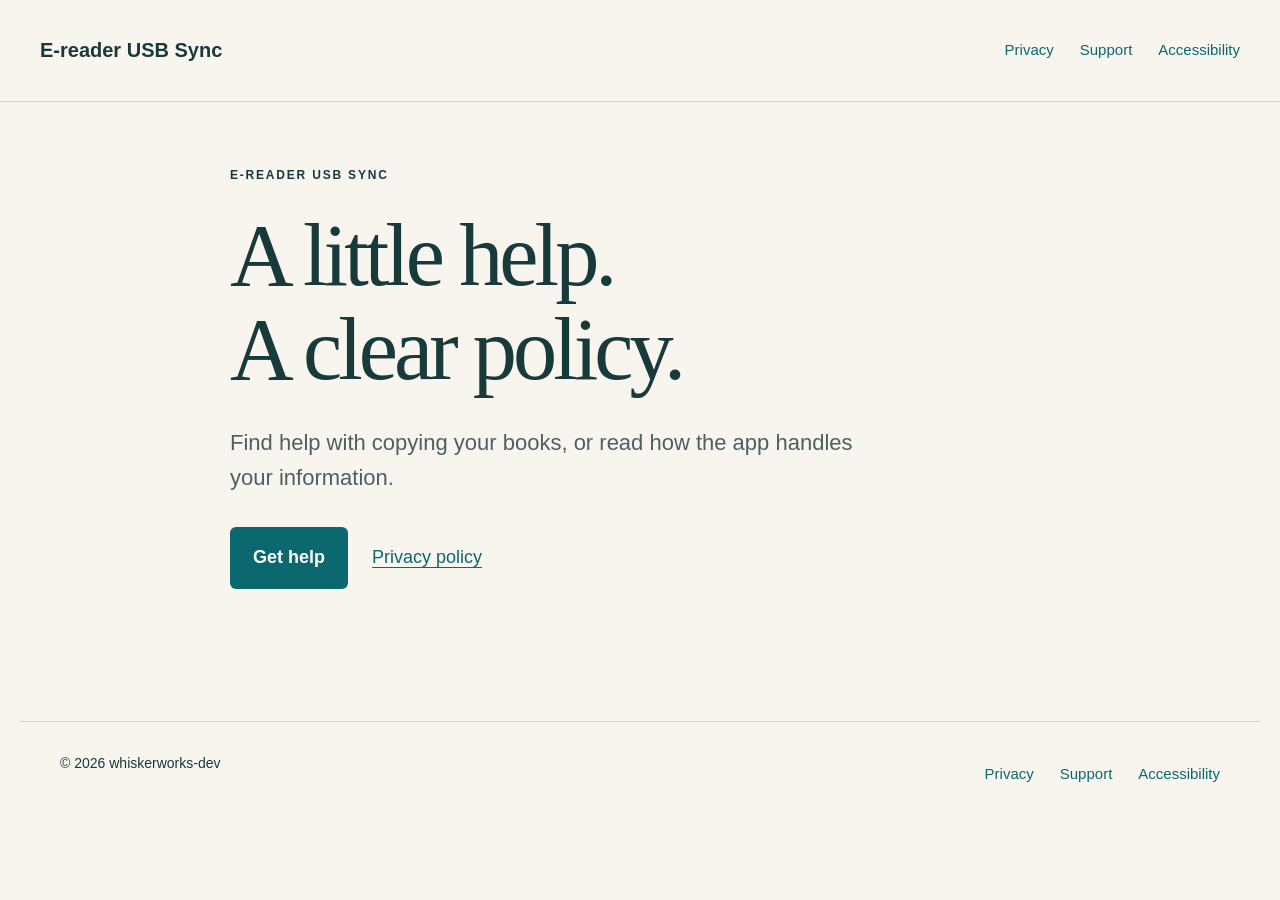
<file: index.html>
<!doctype html><html lang="en"><head><meta charset="utf-8"><meta name="viewport" content="width=device-width,initial-scale=1"><title>E-reader USB Sync — privacy and support</title><meta name="description" content="Privacy information and practical help for E-reader USB Sync on iPhone and iPad."><meta name="robots" content="index,follow"><link rel="canonical" href="https://ereadersync.nxtlab.dev/"><link rel="stylesheet" href="/assets/style.css"><link rel="icon" href="data:,"></head><body><a class="skip" href="#main">Skip to content</a><header><a class="brand" href="/">E-reader USB Sync</a><nav aria-label="Main navigation"><a href="/privacy/">Privacy</a><a href="/support/">Support</a><a href="/accessibility/">Accessibility</a></nav></header><main id="main"><p class="eyebrow">E-reader USB Sync</p><h1>A little help.<br>A clear policy.</h1><p class="lead">Find help with copying your books, or read how the app handles your information.</p><div class="actions"><a class="button" href="/support/">Get help</a><a href="/privacy/">Privacy policy</a></div></main><footer><p>© 2026 whiskerworks-dev</p><nav aria-label="Footer"><a href="/privacy/">Privacy</a><a href="/support/">Support</a><a href="/accessibility/">Accessibility</a></nav></footer></body></html>
</file>
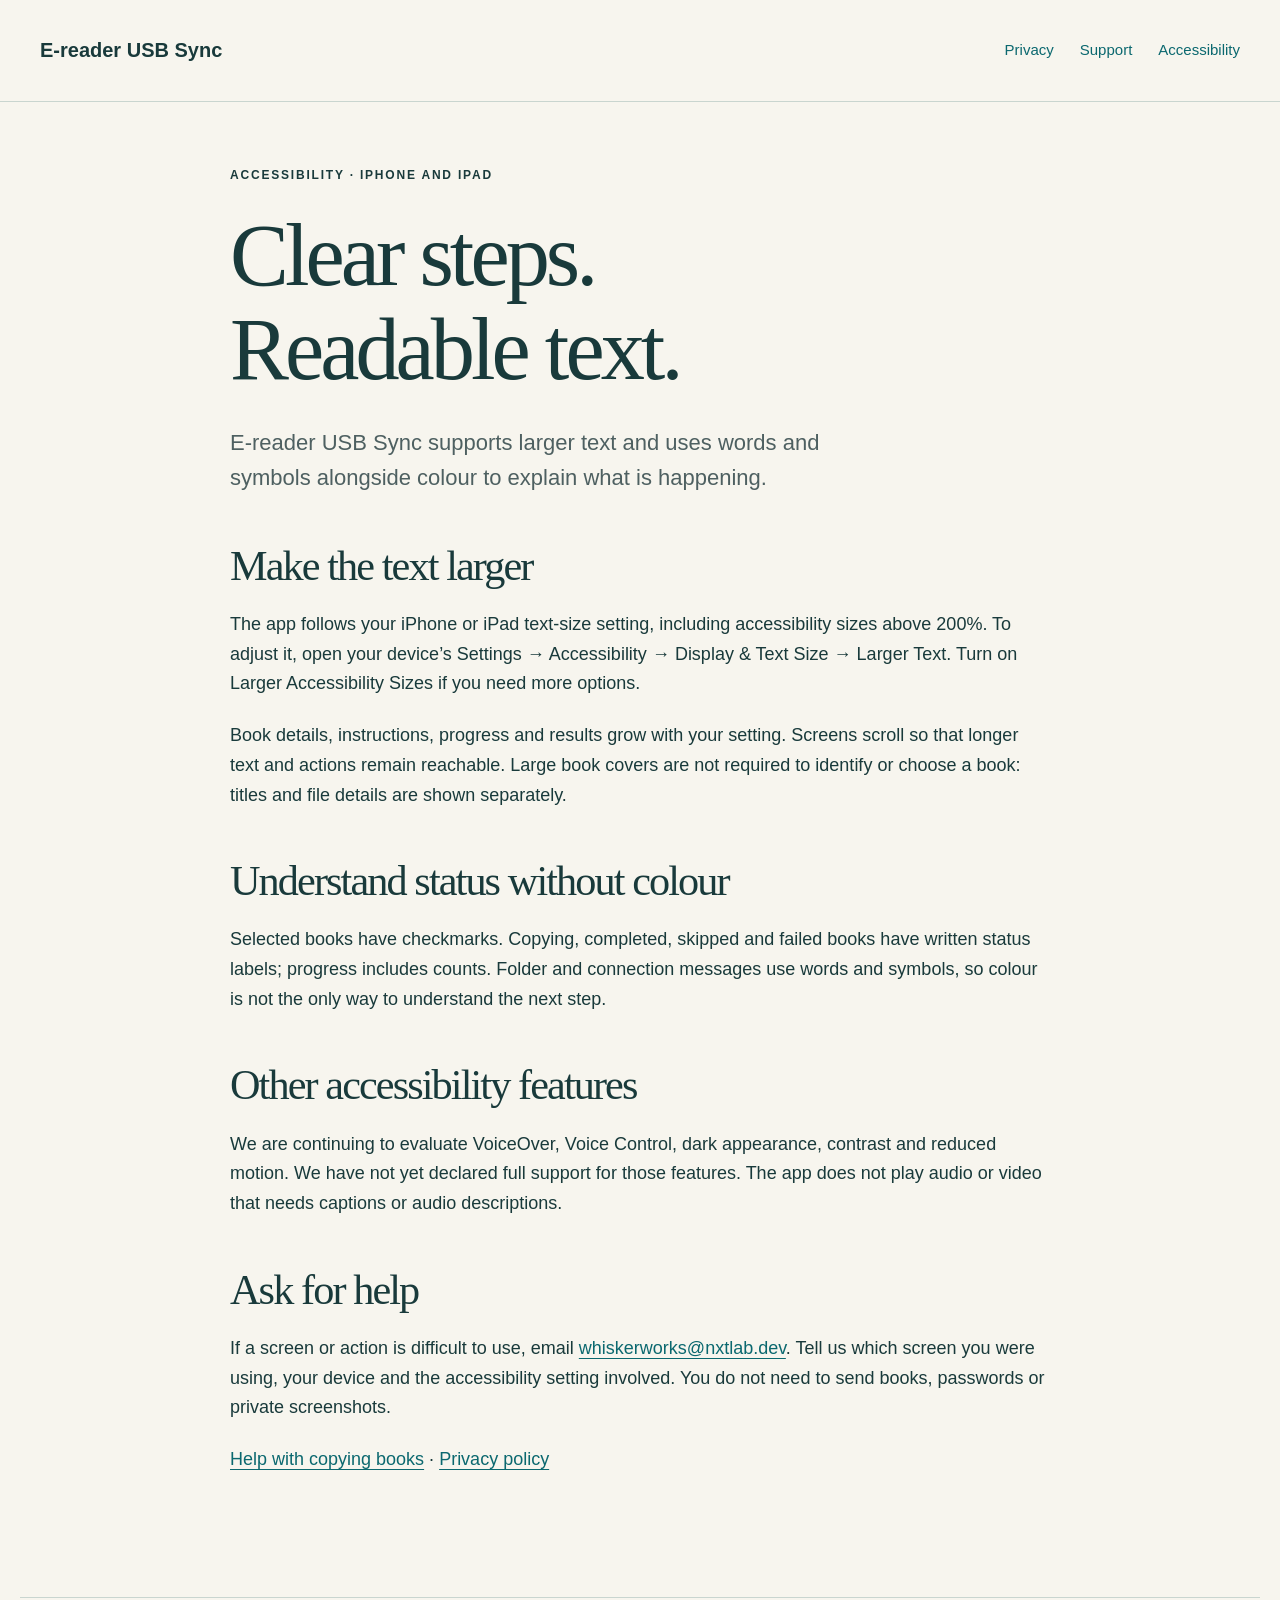
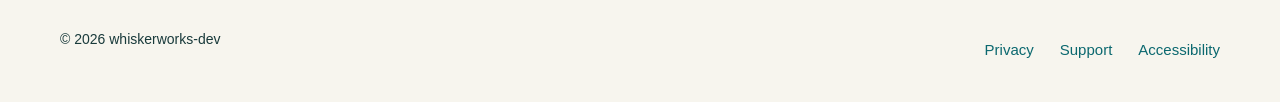
<file: accessibility/index.html>
<!doctype html><html lang="en"><head><meta charset="utf-8"><meta name="viewport" content="width=device-width,initial-scale=1"><title>Accessibility — E-reader USB Sync</title><meta name="description" content="Larger text, clear status labels and accessibility help for E-reader USB Sync on iPhone and iPad."><meta name="robots" content="index,follow"><link rel="canonical" href="https://ereadersync.nxtlab.dev/accessibility/"><link rel="stylesheet" href="/assets/style.css"><link rel="icon" href="data:,"></head><body><a class="skip" href="#main">Skip to content</a><header><a class="brand" href="/">E-reader USB Sync</a><nav aria-label="Main navigation"><a href="/privacy/">Privacy</a><a href="/support/">Support</a><a href="/accessibility/">Accessibility</a></nav></header><main id="main"><p class="eyebrow">Accessibility · iPhone and iPad</p>
<h1>Clear steps.<br>Readable text.</h1>
<p class="lead">E-reader USB Sync supports larger text and uses words and symbols alongside colour to explain what is happening.</p>
<h2>Make the text larger</h2>
<p>The app follows your iPhone or iPad text-size setting, including accessibility sizes above 200%. To adjust it, open your device’s Settings → Accessibility → Display &amp; Text Size → Larger Text. Turn on Larger Accessibility Sizes if you need more options.</p>
<p>Book details, instructions, progress and results grow with your setting. Screens scroll so that longer text and actions remain reachable. Large book covers are not required to identify or choose a book: titles and file details are shown separately.</p>
<h2>Understand status without colour</h2>
<p>Selected books have checkmarks. Copying, completed, skipped and failed books have written status labels; progress includes counts. Folder and connection messages use words and symbols, so colour is not the only way to understand the next step.</p>
<h2>Other accessibility features</h2>
<p>We are continuing to evaluate VoiceOver, Voice Control, dark appearance, contrast and reduced motion. We have not yet declared full support for those features. The app does not play audio or video that needs captions or audio descriptions.</p>
<h2>Ask for help</h2>
<p>If a screen or action is difficult to use, email <a href="mailto:whiskerworks@nxtlab.dev">whiskerworks@nxtlab.dev</a>. Tell us which screen you were using, your device and the accessibility setting involved. You do not need to send books, passwords or private screenshots.</p>
<p><a href="/support/">Help with copying books</a> · <a href="/privacy/">Privacy policy</a></p></main><footer><p>© 2026 whiskerworks-dev</p><nav aria-label="Footer"><a href="/privacy/">Privacy</a><a href="/support/">Support</a><a href="/accessibility/">Accessibility</a></nav></footer></body></html>
</file>
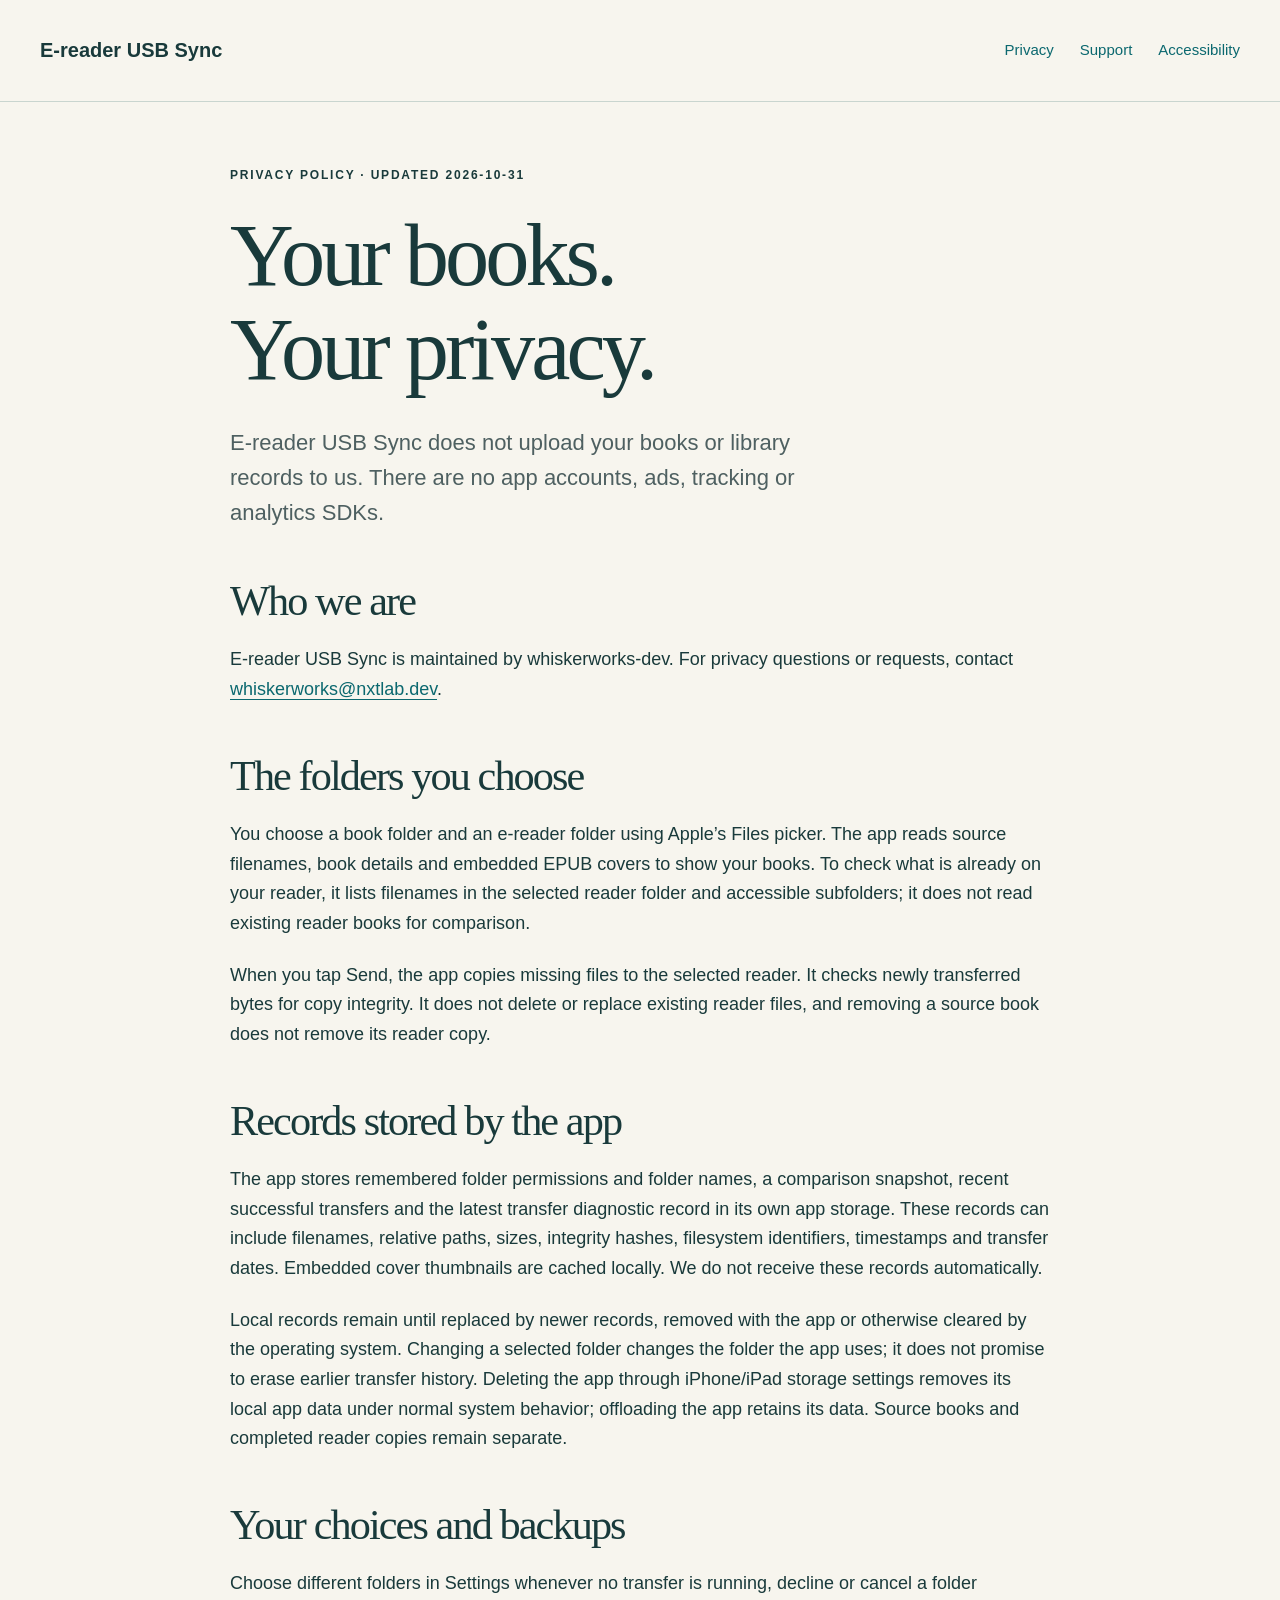
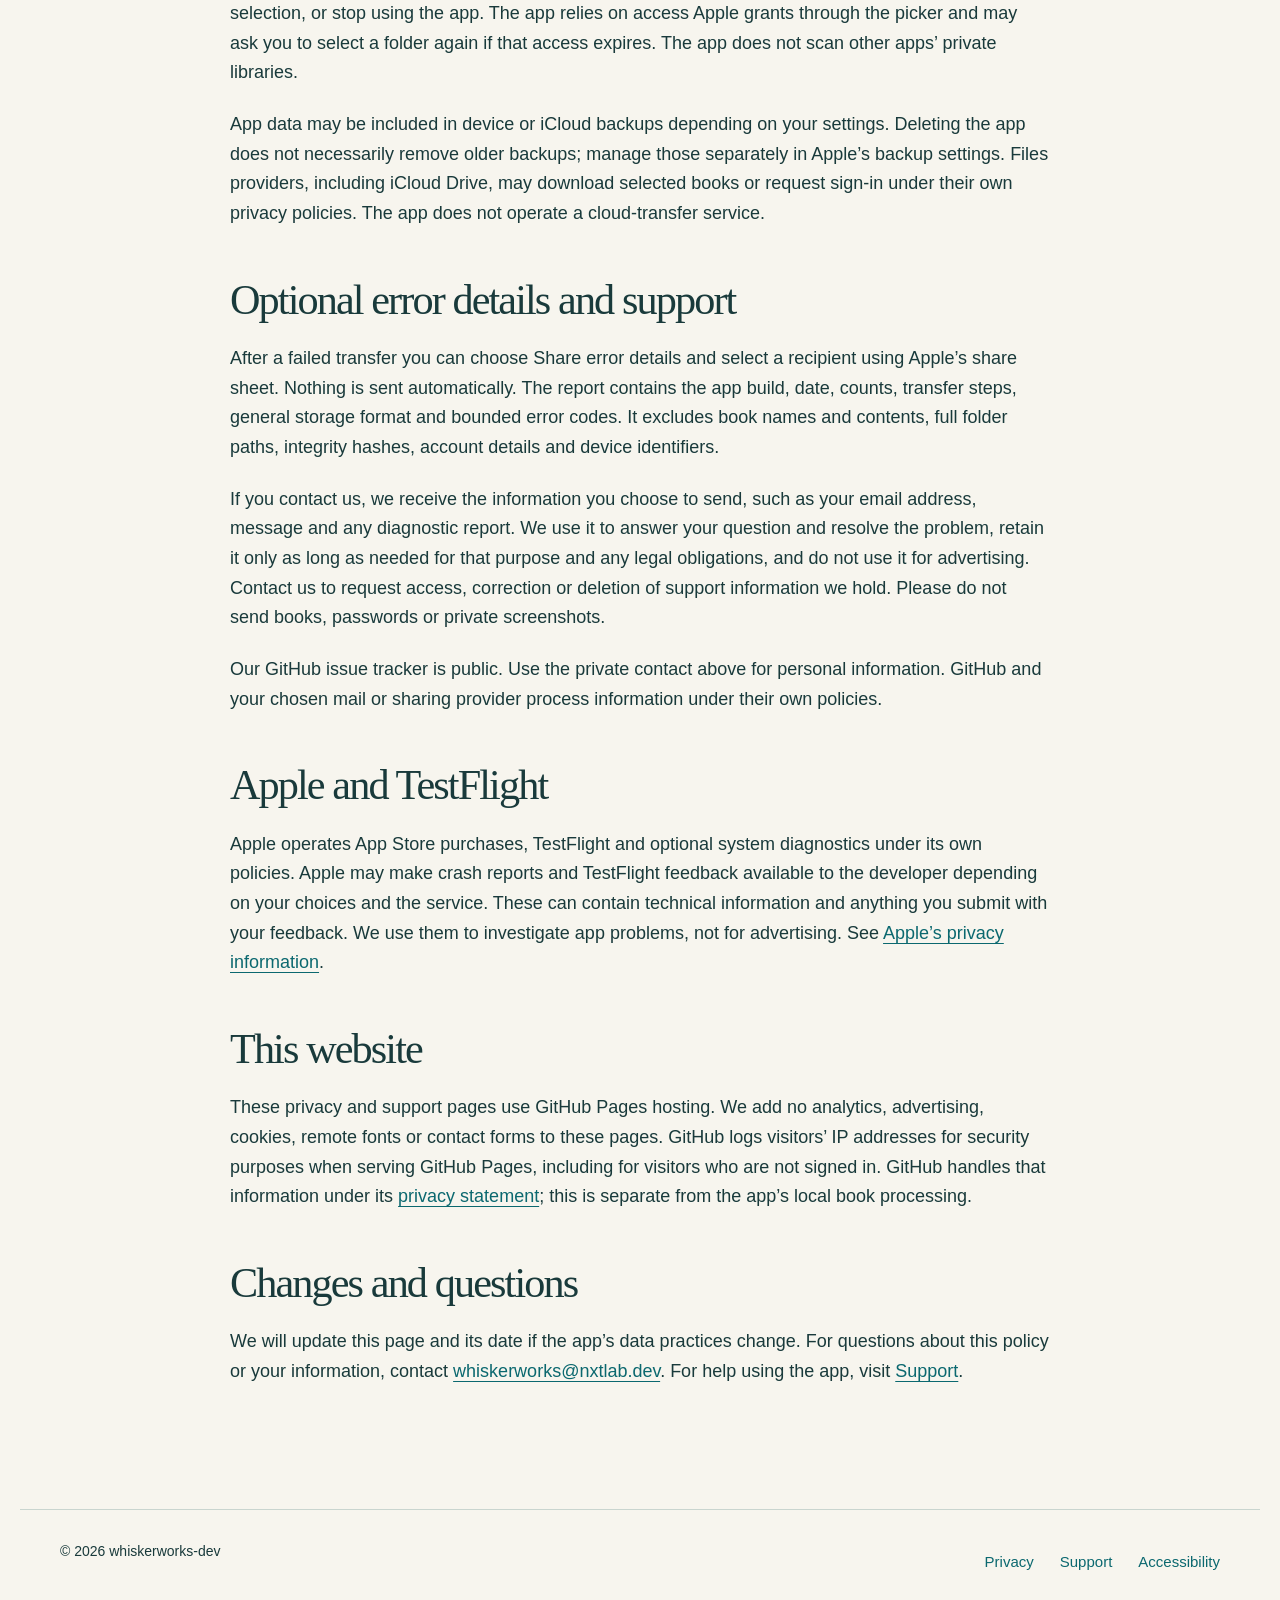
<file: privacy/index.html>
<!doctype html><html lang="en"><head><meta charset="utf-8"><meta name="viewport" content="width=device-width,initial-scale=1"><title>Privacy policy — E-reader USB Sync</title><meta name="description" content="What E-reader USB Sync stores, how your books are handled, and your choices about folder access, backups and optional support reports."><meta name="robots" content="index,follow"><link rel="canonical" href="https://ereadersync.nxtlab.dev/privacy/"><link rel="stylesheet" href="/assets/style.css"><link rel="icon" href="data:,"></head><body><a class="skip" href="#main">Skip to content</a><header><a class="brand" href="/">E-reader USB Sync</a><nav aria-label="Main navigation"><a href="/privacy/">Privacy</a><a href="/support/">Support</a><a href="/accessibility/">Accessibility</a></nav></header><main id="main">
<p class="eyebrow">Privacy policy · Updated 2026-10-31</p>
<h1>Your books.<br>Your privacy.</h1>
<p class="lead">E-reader USB Sync does not upload your books or library records to us. There are no app accounts, ads, tracking or analytics SDKs.</p>

<h2>Who we are</h2>
<p>E-reader USB Sync is maintained by whiskerworks-dev. For privacy questions or requests, contact <a href="mailto:whiskerworks@nxtlab.dev">whiskerworks@nxtlab.dev</a>.</p>
<h2>The folders you choose</h2>
<p>You choose a book folder and an e-reader folder using Apple’s Files picker. The app reads source filenames, book details and embedded EPUB covers to show your books. To check what is already on your reader, it lists filenames in the selected reader folder and accessible subfolders; it does not read existing reader books for comparison.</p>
<p>When you tap Send, the app copies missing files to the selected reader. It checks newly transferred bytes for copy integrity. It does not delete or replace existing reader files, and removing a source book does not remove its reader copy.</p>
<h2>Records stored by the app</h2>
<p>The app stores remembered folder permissions and folder names, a comparison snapshot, recent successful transfers and the latest transfer diagnostic record in its own app storage. These records can include filenames, relative paths, sizes, integrity hashes, filesystem identifiers, timestamps and transfer dates. Embedded cover thumbnails are cached locally. We do not receive these records automatically.</p>
<p>Local records remain until replaced by newer records, removed with the app or otherwise cleared by the operating system. Changing a selected folder changes the folder the app uses; it does not promise to erase earlier transfer history. Deleting the app through iPhone/iPad storage settings removes its local app data under normal system behavior; offloading the app retains its data. Source books and completed reader copies remain separate.</p>
<h2>Your choices and backups</h2>
<p>Choose different folders in Settings whenever no transfer is running, decline or cancel a folder selection, or stop using the app. The app relies on access Apple grants through the picker and may ask you to select a folder again if that access expires. The app does not scan other apps’ private libraries.</p>
<p>App data may be included in device or iCloud backups depending on your settings. Deleting the app does not necessarily remove older backups; manage those separately in Apple’s backup settings. Files providers, including iCloud Drive, may download selected books or request sign-in under their own privacy policies. The app does not operate a cloud-transfer service.</p>
<h2>Optional error details and support</h2>
<p>After a failed transfer you can choose Share error details and select a recipient using Apple’s share sheet. Nothing is sent automatically. The report contains the app build, date, counts, transfer steps, general storage format and bounded error codes. It excludes book names and contents, full folder paths, integrity hashes, account details and device identifiers.</p>
<p>If you contact us, we receive the information you choose to send, such as your email address, message and any diagnostic report. We use it to answer your question and resolve the problem, retain it only as long as needed for that purpose and any legal obligations, and do not use it for advertising. Contact us to request access, correction or deletion of support information we hold. Please do not send books, passwords or private screenshots.</p>
<p>Our GitHub issue tracker is public. Use the private contact above for personal information. GitHub and your chosen mail or sharing provider process information under their own policies.</p>
<h2>Apple and TestFlight</h2>
<p>Apple operates App Store purchases, TestFlight and optional system diagnostics under its own policies. Apple may make crash reports and TestFlight feedback available to the developer depending on your choices and the service. These can contain technical information and anything you submit with your feedback. We use them to investigate app problems, not for advertising. See <a href="https://www.apple.com/legal/privacy/">Apple’s privacy information</a>.</p>
<h2>This website</h2>
<p>These privacy and support pages use GitHub Pages hosting. We add no analytics, advertising, cookies, remote fonts or contact forms to these pages. GitHub logs visitors’ IP addresses for security purposes when serving GitHub Pages, including for visitors who are not signed in. GitHub handles that information under its <a href="https://docs.github.com/en/site-policy/privacy-policies/github-general-privacy-statement">privacy statement</a>; this is separate from the app’s local book processing.</p>
<h2>Changes and questions</h2>
<p>We will update this page and its date if the app’s data practices change. For questions about this policy or your information, contact <a href="mailto:whiskerworks@nxtlab.dev">whiskerworks@nxtlab.dev</a>. For help using the app, visit <a href="/support/">Support</a>.</p></main><footer><p>© 2026 whiskerworks-dev</p><nav aria-label="Footer"><a href="/privacy/">Privacy</a><a href="/support/">Support</a><a href="/accessibility/">Accessibility</a></nav></footer></body></html>
</file>
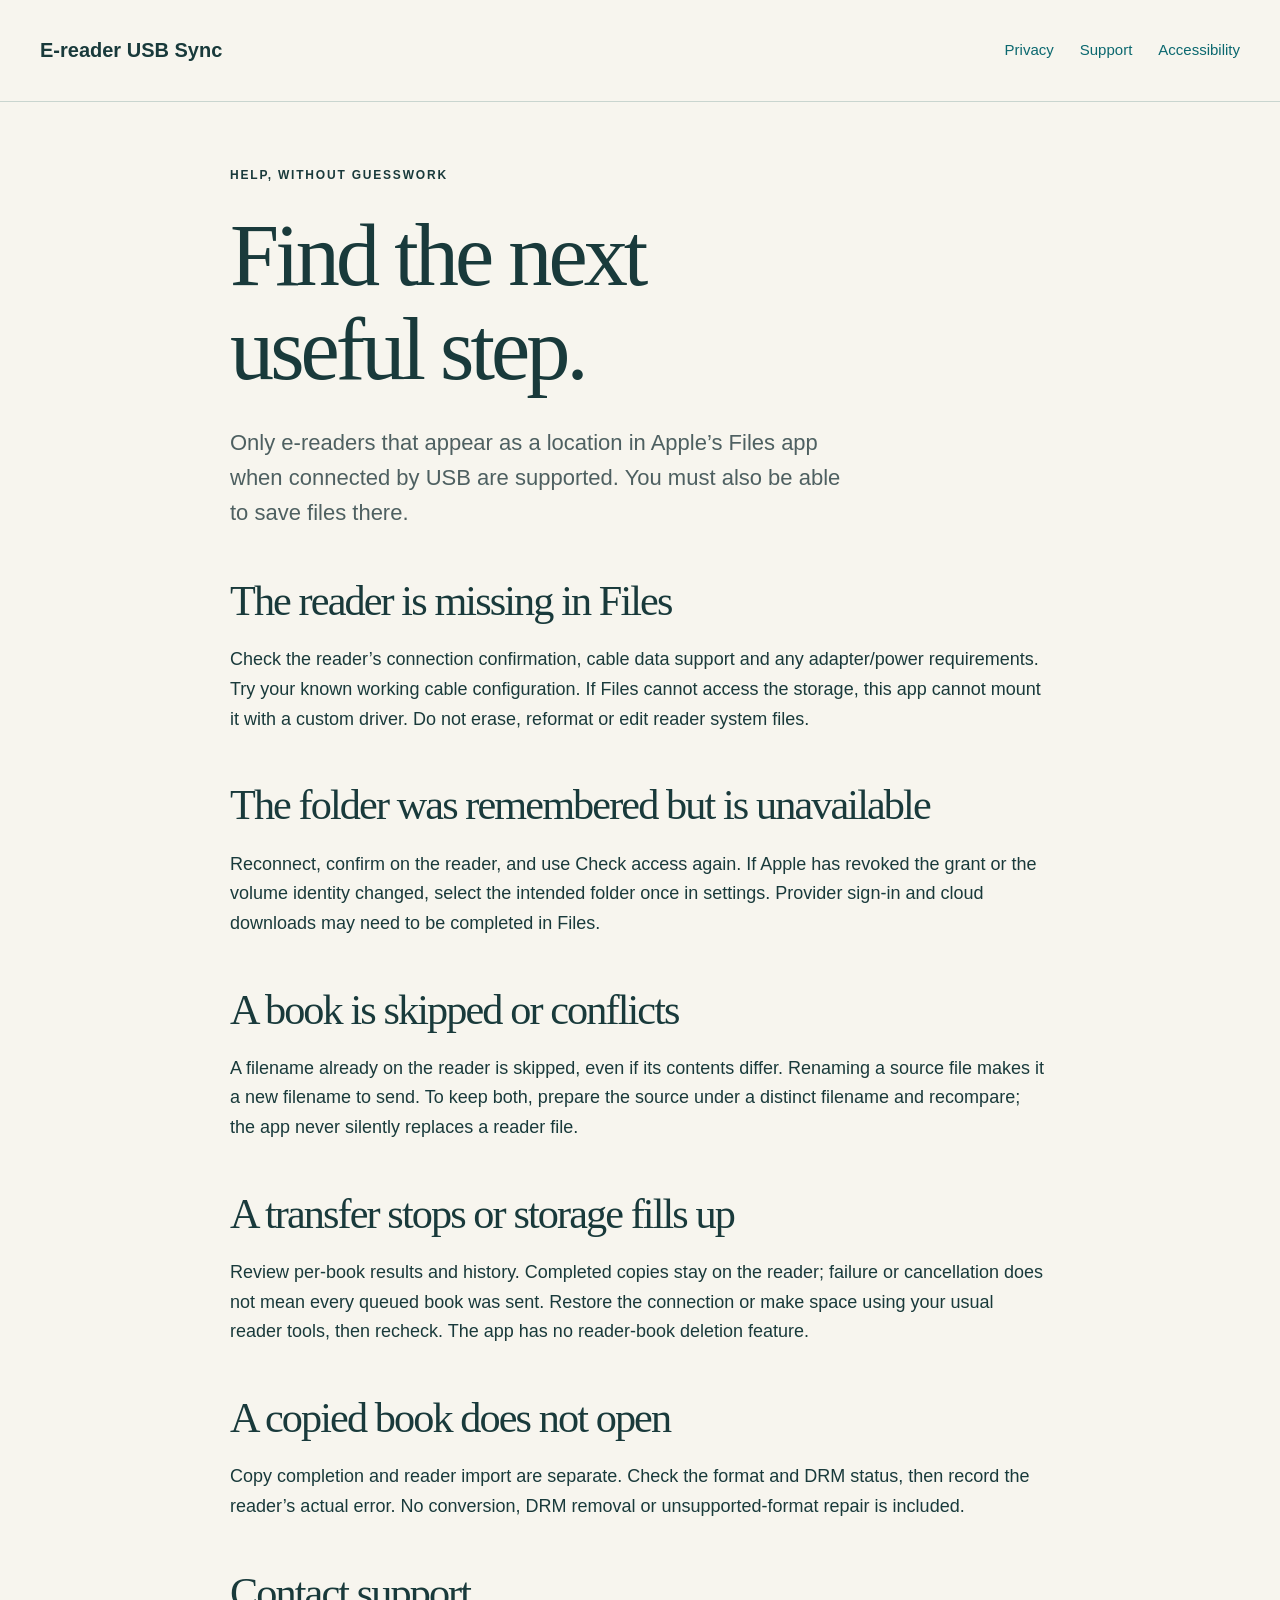
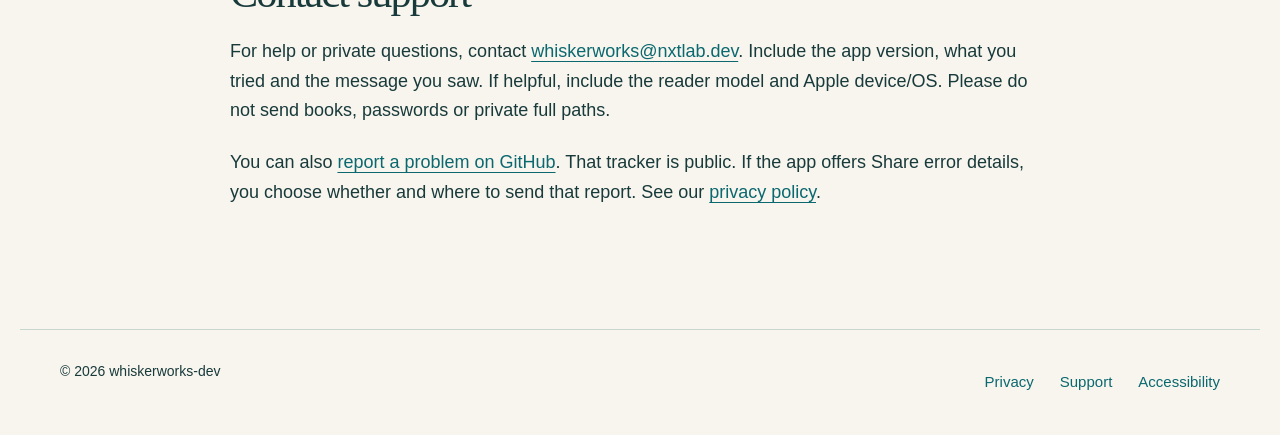
<file: support/index.html>
<!doctype html><html lang="en"><head><meta charset="utf-8"><meta name="viewport" content="width=device-width,initial-scale=1"><title>USB transfer troubleshooting and support</title><meta name="description" content="Recover folder access, understand duplicate and filename conflicts, and report an interrupted ebook transfer without sharing private files."><meta name="robots" content="index,follow"><link rel="canonical" href="https://ereadersync.nxtlab.dev/support/"><link rel="stylesheet" href="/assets/style.css"><link rel="icon" href="data:,"></head><body><a class="skip" href="#main">Skip to content</a><header><a class="brand" href="/">E-reader USB Sync</a><nav aria-label="Main navigation"><a href="/privacy/">Privacy</a><a href="/support/">Support</a><a href="/accessibility/">Accessibility</a></nav></header><main id="main"><p class="eyebrow">Help, without guesswork</p><h1>Find the next<br>useful step.</h1><p class="lead">Only e-readers that appear as a location in Apple’s Files app when connected by USB are supported. You must also be able to save files there.</p><h2>The reader is missing in Files</h2><p>Check the reader’s connection confirmation, cable data support and any adapter/power requirements. Try your known working cable configuration. If Files cannot access the storage, this app cannot mount it with a custom driver. Do not erase, reformat or edit reader system files.</p><h2>The folder was remembered but is unavailable</h2><p>Reconnect, confirm on the reader, and use Check access again. If Apple has revoked the grant or the volume identity changed, select the intended folder once in settings. Provider sign-in and cloud downloads may need to be completed in Files.</p><h2>A book is skipped or conflicts</h2><p>A filename already on the reader is skipped, even if its contents differ. Renaming a source file makes it a new filename to send. To keep both, prepare the source under a distinct filename and recompare; the app never silently replaces a reader file.</p><h2>A transfer stops or storage fills up</h2><p>Review per-book results and history. Completed copies stay on the reader; failure or cancellation does not mean every queued book was sent. Restore the connection or make space using your usual reader tools, then recheck. The app has no reader-book deletion feature.</p><h2>A copied book does not open</h2><p>Copy completion and reader import are separate. Check the format and DRM status, then record the reader’s actual error. No conversion, DRM removal or unsupported-format repair is included.</p><h2>Contact support</h2><p>For help or private questions, contact <a href="mailto:whiskerworks@nxtlab.dev">whiskerworks@nxtlab.dev</a>. Include the app version, what you tried and the message you saw. If helpful, include the reader model and Apple device/OS. Please do not send books, passwords or private full paths.</p><p>You can also <a href="https://github.com/whiskerworks-dev/ereader-usb-sync-site/issues">report a problem on GitHub</a>. That tracker is public. If the app offers Share error details, you choose whether and where to send that report. See our <a href="/privacy/">privacy policy</a>.</p></main><footer><p>© 2026 whiskerworks-dev</p><nav aria-label="Footer"><a href="/privacy/">Privacy</a><a href="/support/">Support</a><a href="/accessibility/">Accessibility</a></nav></footer></body></html>
</file>
<file: assets/style.css>
:root{color-scheme:light;--ink:#193a3b;--muted:#4e6061;--paper:#f7f5ee;--teal:#0b686f;--line:#c9d5cf}*{box-sizing:border-box}html{scroll-behavior:smooth}body{margin:0;background:var(--paper);color:var(--ink);font:18px/1.65 -apple-system,BlinkMacSystemFont,"Segoe UI",sans-serif}a{color:var(--teal);text-underline-offset:.22em}a:hover{color:#063e42}a:focus-visible{outline:3px solid #a8502b;outline-offset:5px}h1,h2,h3,p,figure{margin-top:0}h1,h2{font-family:Georgia,"Times New Roman",serif;font-weight:400;letter-spacing:-.045em;line-height:1.07}h1{font-size:clamp(3rem,6.9vw,6.6rem);margin-bottom:28px}h2{font-size:clamp(1.9rem,3.3vw,3.2rem);margin-top:48px;margin-bottom:22px}p{margin-bottom:22px}header{max-width:1320px;padding:28px 40px;margin:auto;display:flex;gap:32px;align-items:center;justify-content:space-between;border-bottom:1px solid var(--line)}.brand{font-size:20px;font-weight:700;color:var(--ink);text-decoration:none;display:flex;align-items:center;gap:12px}.brand-mark{display:grid;place-items:center;width:38px;height:42px;background:var(--teal);color:white;border-radius:5px 10px 10px 5px;font:28px Georgia}nav{display:flex;gap:26px;flex-wrap:wrap}nav a{font-size:15px;text-decoration:none;padding:10px 0}nav a[aria-current]{text-decoration:underline;font-weight:700}.skip{position:absolute;top:-100px;left:20px;background:white;padding:12px;z-index:5}.skip:focus{top:12px}main{max-width:900px;padding:64px 40px 100px;margin:auto}.home{max-width:1240px;display:grid;grid-template-columns:1.35fr .8fr;gap:50px;align-items:center}.lead{font-size:22px;line-height:1.6;max-width:630px;color:var(--muted)}.eyebrow{text-transform:uppercase;letter-spacing:.15em;font-size:12px;font-weight:700;margin-bottom:22px}.actions{display:flex;align-items:center;gap:24px;flex-wrap:wrap;margin:32px 0}.button{display:inline-flex;align-items:center;gap:35px;background:var(--teal);color:white;padding:16px 23px;border-radius:6px;text-decoration:none;font-weight:600}.button:hover{background:#06464b;color:white}.status,figcaption{font-size:13px;color:var(--muted)}.app-preview{margin:0;padding:25px 36px 18px;background:#e3ebe3;border:1px solid #d4dfd3;border-radius:160px 160px 12px 12px;text-align:center;transform:rotate(2deg)}.app-preview img{width:min(100%,270px);height:auto;display:block;margin:10px auto 20px;border-radius:28px;box-shadow:0 18px 42px #193a3b24}.app-preview figcaption{line-height:1.5}.full{grid-column:1/-1}.strip{display:flex;flex-wrap:wrap;justify-content:space-between;gap:20px;border-block:1px solid var(--line);padding:24px 0;font-size:14px;font-weight:600}.editorial{display:grid;grid-template-columns:1fr 1fr;gap:20px 70px}.editorial .eyebrow{grid-column:1/-1;margin-top:20px}.editorial h2{margin-top:0}.notice{padding:28px 32px;background:#e8eee7;border-left:3px solid var(--teal);border-radius:0 8px 8px 0;margin:30px 0}.notice h2{margin-top:0}.steps{padding-left:25px}.steps li{padding-left:12px;margin-bottom:36px}.steps h2{font-size:30px}table{width:100%;border-collapse:collapse;font-size:16px;margin:24px 0}th,td{padding:14px;text-align:left;vertical-align:top;border-bottom:1px solid var(--line)}th{background:#e8eee7}.table-scroll{overflow:auto}footer{border-top:1px solid var(--line);padding:30px 40px;max-width:1240px;margin:auto;font-size:14px;display:flex;gap:20px;justify-content:space-between;flex-wrap:wrap}footer p{margin:0}.draft{font-size:14px;background:#fff3df;border-left:3px solid #9c5c21;padding:15px 20px}li{margin-bottom:12px}@media(max-width:760px){header{padding:20px;align-items:flex-start;flex-direction:column;gap:10px}nav{gap:18px}main{padding:40px 22px 60px}.home{display:block}.app-preview{margin:35px 0;border-radius:90px 90px 12px 12px}.app-preview img{width:220px}.full{margin-top:40px}.editorial{display:block}.strip{display:block}.strip span{display:block;padding:8px 0}.notice{padding:22px}.lead{font-size:20px}footer{padding:26px 22px}}@media(prefers-reduced-motion:reduce){html{scroll-behavior:auto}}
</file>
